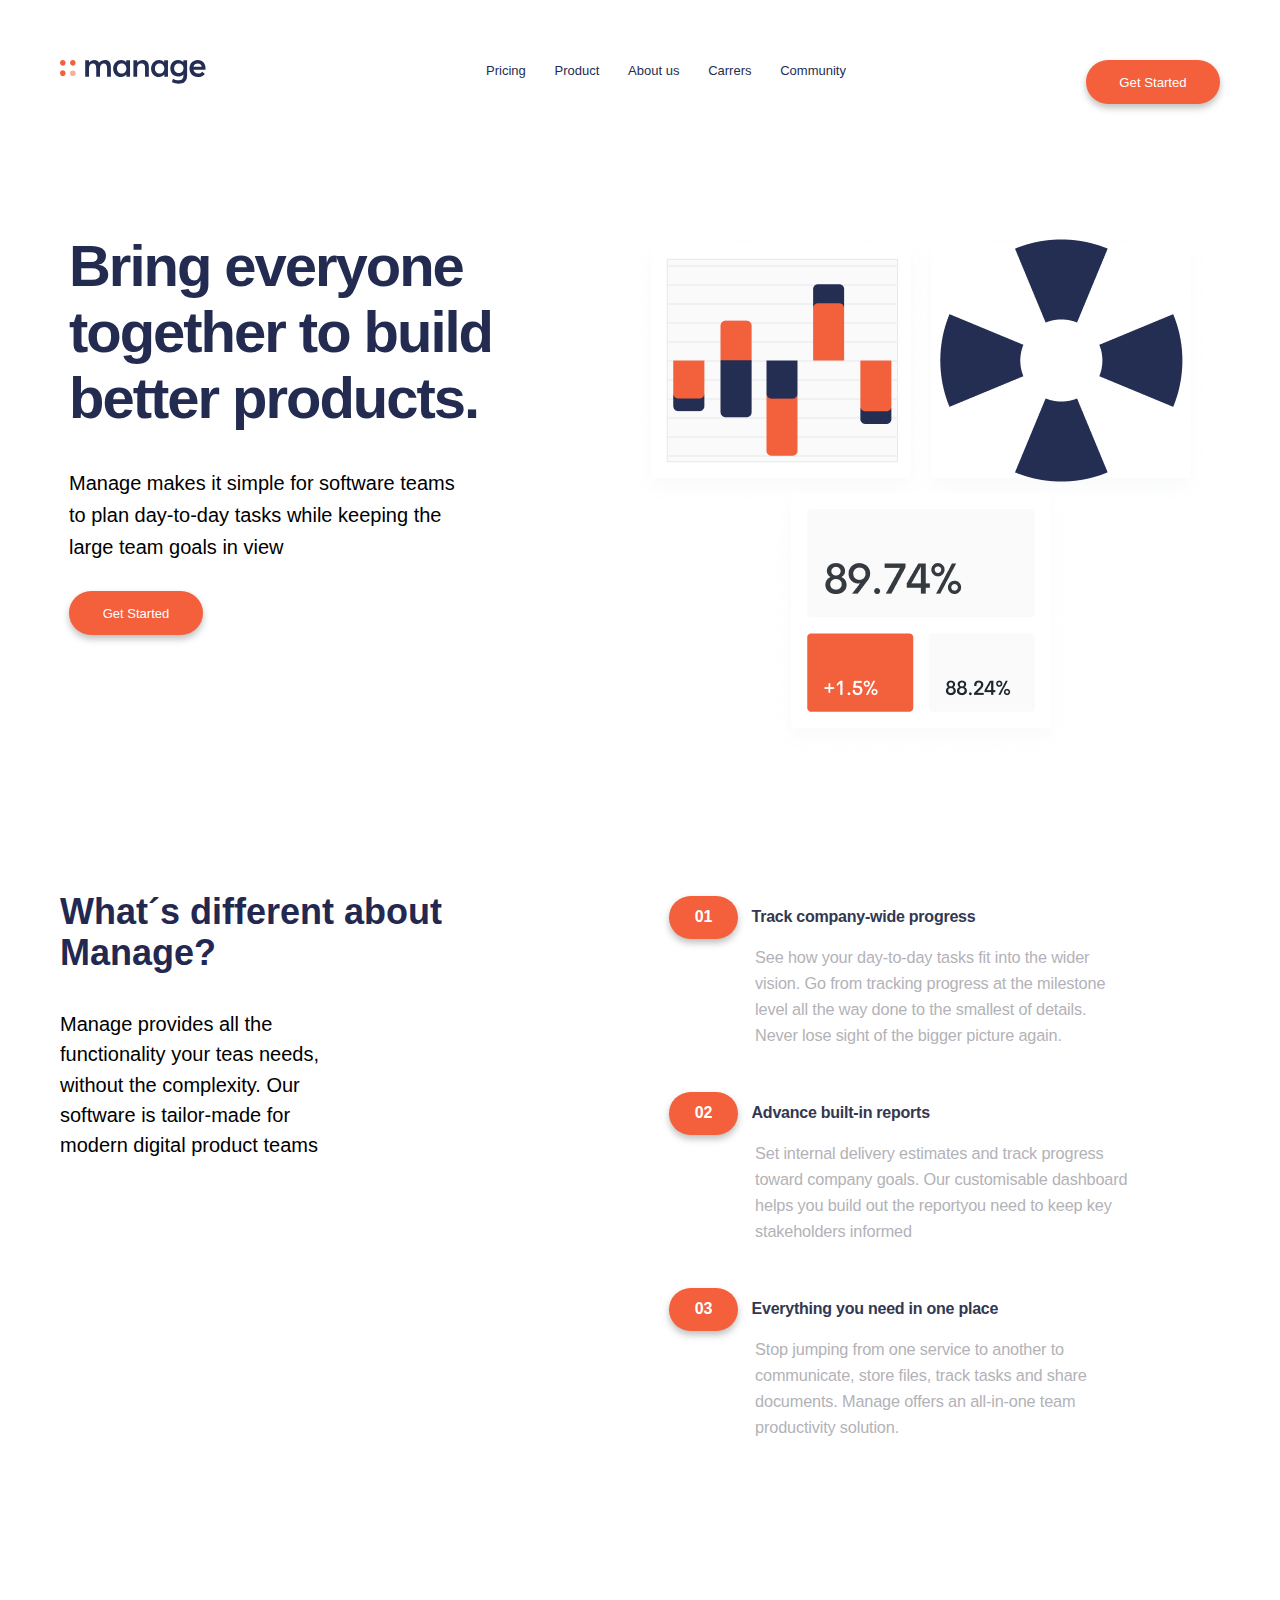
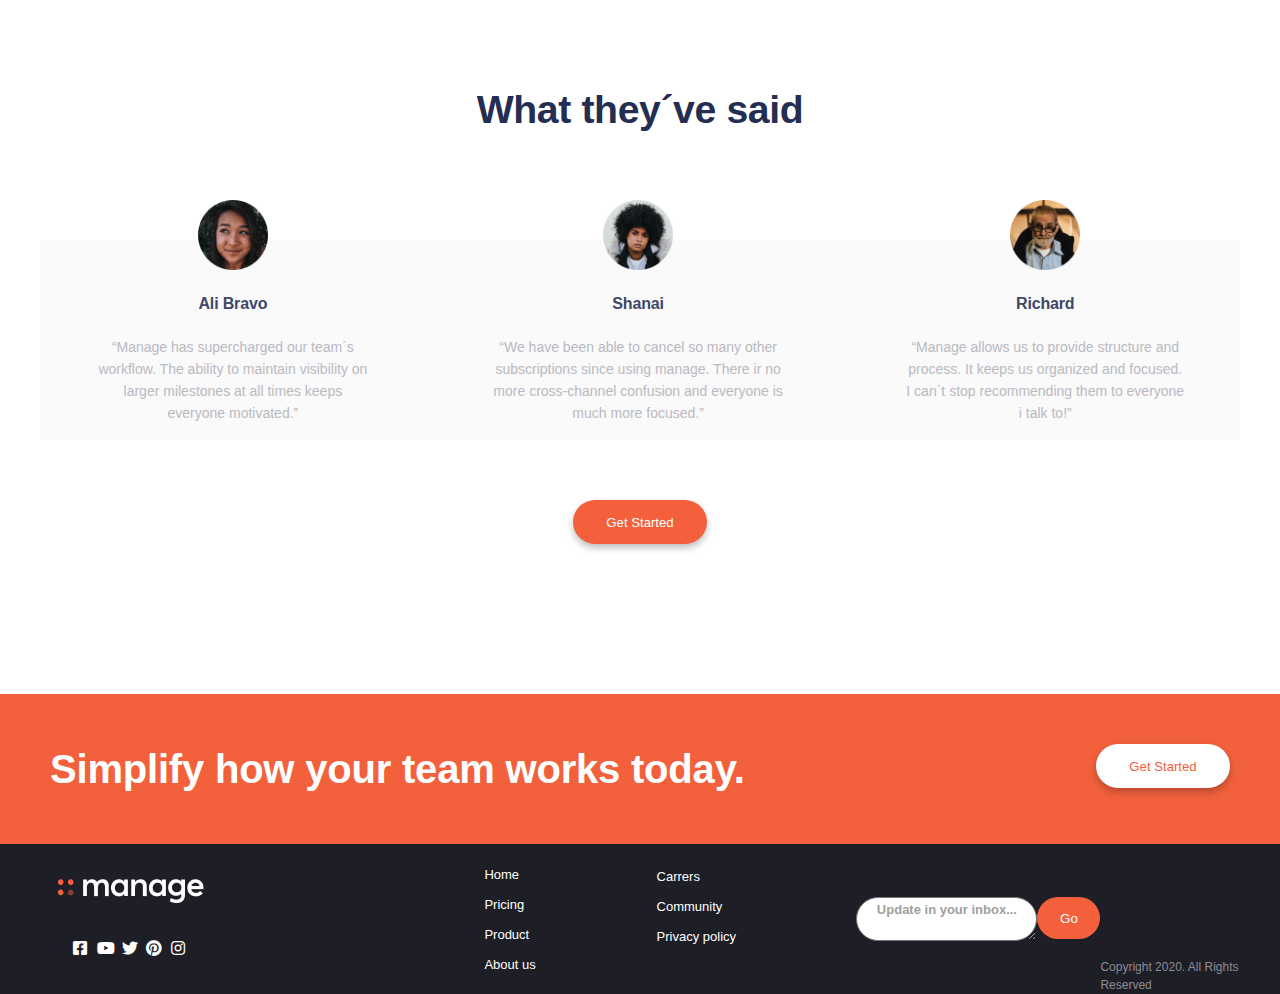
<file: index.html>
<!DOCTYPE html>
<html lang="en">
    
<!-- HEAD -->
<head>
                                        <!-- ETIQUETAS META -->
    <meta charset="UTF-8">
    <meta http-equiv="X-UA-Compatible" content="IE=edge">
    <meta name="viewport" content="width=device-width, initial-scale=1.0">
                                        <!-- CSS -->
    <link href="css/style.css" rel="stylesheet">
                                        <!-- ICONOS -->
    <link rel="stylesheet" href="https://use.fontawesome.com/releases/v5.8.1/css/all.css">
                                        <!-- FAVICON -->
    <link href="imagenes/img-title.ico" rel="icon">
    <title>manage</title>
</head>

<!-- BODY -->
<body>
                                        <!-- COMIENZO DEL HEADER -->
    <header>
        <div class="svg-div">
            <svg xmlns="http://www.w3.org/2000/svg" width="146" height="24"><g fill="none" fill-rule="evenodd"><path fill="#242D52" fill-rule="nonzero" d="M40.014 16.809V8.553c0-1.577.366-2.82 1.098-3.73.733-.91 1.65-1.365 2.75-1.365 2.158 0 3.237 1.577 3.237 4.731v8.62h3.782v-9.58c0-2.415-.5-4.22-1.503-5.417C48.376.615 46.945.017 45.084.017c-1.222 0-2.34.234-3.352.703a6.833 6.833 0 00-2.56 2.043h-.066C38.126.932 36.486.017 34.184.017c-.969 0-1.902.217-2.799.653a6.976 6.976 0 00-2.353 1.878h-.05V.265H25.2v16.527h3.782V8.553c0-1.577.372-2.82 1.115-3.73.743-.91 1.693-1.365 2.849-1.365 2.19 0 3.286 1.577 3.286 4.731v8.62h3.782zm21.101.248c2.246 0 3.997-.827 5.252-2.482h.05v2.217h3.616V.265h-3.782V2.25h-.066C64.93.761 63.23.017 61.082.017a7.76 7.76 0 00-5.681 2.415c-.705.75-1.26 1.66-1.668 2.73a9.589 9.589 0 00-.611 3.44c0 1.258.203 2.416.61 3.475.408 1.059.964 1.952 1.669 2.68a7.348 7.348 0 002.535 1.696 8.325 8.325 0 003.18.604zm.595-3.441c-1.399 0-2.538-.466-3.419-1.398-.88-.932-1.321-2.132-1.321-3.599 0-1.555.454-2.804 1.362-3.747.909-.943 2.04-1.414 3.394-1.414 1.343 0 2.458.493 3.345 1.48.886.988 1.33 2.215 1.33 3.681 0 1.467-.455 2.667-1.363 3.599-.909.932-2.018 1.398-3.328 1.398zm27.112 3.193V7.064c0-2.393-.536-4.166-1.61-5.319C86.14.593 84.655.017 82.762.017a7.373 7.373 0 00-3.056.645 6.958 6.958 0 00-2.477 1.87h-.05V.264h-3.782v16.527h3.782V8.487c0-1.588.388-2.823 1.164-3.706.777-.882 1.814-1.323 3.113-1.323.595 0 1.104.077 1.528.231.424.155.796.406 1.115.753.32.348.556.819.71 1.415.154.595.231 1.323.231 2.183v8.769h3.782zm10.218.248c2.246 0 3.996-.827 5.252-2.482h.05v2.217h3.616V.265h-3.782V2.25h-.066C102.855.761 101.154.017 99.007.017a7.76 7.76 0 00-5.682 2.415c-.704.75-1.26 1.66-1.668 2.73a9.589 9.589 0 00-.61 3.44c0 1.258.203 2.416.61 3.475.408 1.059.964 1.952 1.668 2.68a7.348 7.348 0 002.536 1.696 8.325 8.325 0 003.179.604zm.594-3.441c-1.398 0-2.538-.466-3.418-1.398-.881-.932-1.322-2.132-1.322-3.599 0-1.555.455-2.804 1.363-3.747.908-.943 2.04-1.414 3.394-1.414 1.343 0 2.458.493 3.344 1.48.886.988 1.33 2.215 1.33 3.681 0 1.467-.455 2.667-1.363 3.599-.908.932-2.018 1.398-3.328 1.398zm19.07 10.125c1.2 0 2.274-.14 3.22-.422.947-.281 1.743-.673 2.387-1.175a6.385 6.385 0 001.602-1.844 8.14 8.14 0 00.916-2.383c.188-.86.281-1.803.281-2.829V.265h-3.782v1.737h-.066a7.059 7.059 0 00-2.353-1.49A7.62 7.62 0 00118.142 0c-1.508 0-2.862.358-4.062 1.075-1.2.717-2.134 1.713-2.8 2.987-.666 1.273-.999 2.705-.999 4.293 0 1.61.35 3.038 1.049 4.285.699 1.246 1.66 2.203 2.882 2.87 1.222.667 2.598 1.001 4.129 1.001 2.047 0 3.716-.673 5.004-2.018h.066v1.753c0 1.17-.43 2.14-1.288 2.912-.86.772-2.07 1.158-3.634 1.158-1.068 0-2.006-.132-2.816-.397-.809-.265-1.742-.678-2.799-1.24l-.892 3.341c.925.552 1.966.976 3.122 1.274 1.156.298 2.356.447 3.6.447zm.132-10.72c-1.365 0-2.491-.434-3.377-1.3-.887-.865-1.33-2.026-1.33-3.482 0-1.4.435-2.542 1.305-3.425.87-.882 2.004-1.323 3.402-1.323 1.332 0 2.442.435 3.328 1.307.886.871 1.33 2.002 1.33 3.391 0 1.401-.433 2.556-1.297 3.466-.864.91-1.985 1.365-3.361 1.365zm19.086 4.036c1.542 0 2.899-.281 4.071-.844 1.173-.562 2.133-1.323 2.882-2.283l-2.642-2.266c-1.035 1.301-2.406 1.952-4.113 1.952-1.21 0-2.237-.337-3.08-1.01-.842-.672-1.384-1.593-1.627-2.762h12.024c.066-.397.099-.9.099-1.506 0-1.599-.325-3.027-.975-4.285a7.198 7.198 0 00-2.807-2.961c-1.222-.717-2.632-1.075-4.228-1.075a8.191 8.191 0 00-3.188.62c-.99.414-1.844.99-2.56 1.729-.715.739-1.277 1.638-1.684 2.696-.407 1.06-.611 2.212-.611 3.458 0 1.688.369 3.185 1.106 4.492.738 1.307 1.746 2.308 3.023 3.003 1.277.695 2.714 1.042 4.31 1.042zm3.815-10.274h-8.257c.264-1.059.776-1.878 1.535-2.457.76-.579 1.663-.868 2.709-.868 1.057 0 1.93.298 2.618.893.688.596 1.153 1.406 1.395 2.432z"/><g fill="#F3603C"><path d="M2.786 10.286c1.538 0 2.785 1.279 2.785 2.857C5.571 14.72 4.324 16 2.786 16 1.247 16 0 14.72 0 13.143c0-1.578 1.247-2.857 2.786-2.857zM2.786 0C4.324 0 5.57 1.28 5.57 2.857c0 1.578-1.247 2.857-2.785 2.857C1.247 5.714 0 4.435 0 2.857 0 1.28 1.247 0 2.786 0zm10.028 0C14.353 0 15.6 1.28 15.6 2.857c0 1.578-1.247 2.857-2.786 2.857-1.538 0-2.785-1.279-2.785-2.857C10.029 1.28 11.276 0 12.814 0z"/><ellipse cx="12.814" cy="13.257" opacity=".5" rx="2.786" ry="2.857"/></g></g></svg>
        </div>

        <nav>
            <ul>
                <li> <a href="#">Pricing</a> </li>
                <li> <a href="#">Product</a> </li>
                <li> <a href="#">About us</a> </li>
                <li><a href="#">Carrers</a> </li>
                <li><a href="#">Community</a> </li>
            </ul>
        </nav>

        <div>
            <button>Get Started </button>
        </div>

        <div class="menu-hamburguesa">
            <div class="componente"></div>
            <div class="componente"></div>
            <div class="componente"></div>
        </div>
    </header>
                                        <!-- FIN DEL HEADER -->
                                        <!-- COMIENZO DEL MAIN -->
    <main>
        <!-- SECCION "HOME" -->
        <section class="contenedor-frase">
            <article class="contenedor-texto">
                <h3 class="frase-Home">Bring everyone together to build better products.</h3>
                <p class="p-home">Manage makes it simple for software teams <br> to plan day-to-day tasks while keeping the <br> large team goals in view</p>
                <button class="buttonHome">Get Started</button>
            </article>

            <article class="contenedorImg">
                <img class="img-responsive" src="imagenes/Ilustracion.png">
            </article>
        </section>

        <!-- SECCION "SOBRE NOSOTROS" -->
        <section class="seccion-informacion">
            <article class="seccion-informacion2">
                <h4>What´s different about Manage?</h4>
                <p class="P-informacion">Manage provides all the functionality your teas needs, without the complexity. Our software is tailor-made for modern digital product teams</p>
            </article>

            <article class="seccion-informacion3">
                <ol>
                    <li class="li-margin" >
                        <div class="contenedor-numero">
                            <span class="numero-lista">01</span> 
                        </div>
                        
                        <span class="titulo-lista">Track company-wide progress</span>

                        <p  class="parrafo-lista">See how your day-to-day tasks fit into the wider vision. Go from tracking progress at the milestone level all the way done to the smallest of details. Never lose sight of the bigger picture again.</p>

                    </li>
                    <li class="li-margin">
                        <div class="contenedor-numero">
                            <span class="numero-lista">02</span>
                        </div>
                        
                        <span class="titulo-lista">Advance built-in reports</span>
                        
                        <p class="parrafo-lista">Set internal delivery estimates and track progress toward company goals. Our customisable dashboard helps you build out the reportyou need to keep key stakeholders informed</p>
                    </li>
                    <li class="li-margin">
                        <div class="contenedor-numero">
                            <span class="numero-lista">03</span>
                        </div>
                        
                        <span class="titulo-lista">Everything you need in one place</span>
                        
                        <p  class="parrafo-lista">Stop jumping from one service to another to communicate, store files, track tasks and share documents. Manage offers an all-in-one team productivity solution.
                        </p>
                    </li>
                </ol>
            </article>
        </section>
        <!-- SECCION "TESTIMONIOS" -->
       
        <div class="h4-testimonios">
            <h4>What they´ve said</h4>
        </div>
        
        <section class="seccion-testimonios">
            <article>
                <img src="imagenes/avatar-ali.png" alt="Foto de perfil de Ali" >
                <h6>Ali Bravo</h6>
                <p>“Manage has supercharged our team´s workflow. The ability to maintain visibility on larger milestones at all times keeps everyone motivated.”</p>
            </article>

            <article>
                <img  class="testimonios-d-none" src="imagenes/avatar-shanai.png" alt="Foto de perfil de Shanai">
                <h6 class="testimonios-d-none">Shanai</h6>
                <p class="testimonios-d-none">“We have been able to cancel so many other subscriptions since using manage. There ir no more cross-channel confusion and everyone is much more focused.”</p>
            </article>

            <article>
                <img  class="testimonios-d-none"  src="imagenes/avatar-richard.png" alt="Foto de perfil de Richard">
                <h6 class="testimonios-d-none">Richard</h6>
                <p class="testimonios-d-none">“Manage allows us to provide structure and process. It keeps us organized and focused. I can´t stop recommending them to everyone i talk to!”</p>
            </article>
        </section>

        <div class="button-testimonios">
            <button>Get Started</button>
        </div>

        <!-- SECCION "FRASE" -->
        <section class="seccion-frase">
            <h3>Simplify how your team works today.</h3>
            <button>Get Started</button>
        </section>
    </main>
                                        <!-- FIN DEL MAIN -->
                                        <!-- COMIENZO DEL FOOTER -->
    <footer>
        <article class="contenedor-uno">
            <img src="imagenes/logo-footer.png" alt="logo manage"> 
            <div class="container-fab">
                <i class="fab fa-facebook-square"></i>
                <i class="fab fa-youtube"></i>
                <i class="fab fa-twitter"></i>
                <i class="fab fa-pinterest"></i>
                <i class="fab fa-instagram"></i> 
            </div>
        </article> 
        <article class="contenedor-dos">  
            <ul>
                <li> <a href="#">Home</a> </li>
                <li> <a href="#">Pricing</a> </li>
                <li> <a href="#">Product</a> </li>
                <li> <a href="#">About us</a> </li>
                
            </ul>
            <ul>
                <li> <a href="#">Carrers</a> </li>
                <li> <a href="#">Community</a> </li>
                <li> <a href="#"> Privacy policy</a> </li>
            </ul>
        </article>
        <article class="contenedor-tres">
            <form method="post" action="">
                <label for="comentario"></label>
                <textarea name="comentario" id="comentario">Update in your inbox...</textarea>
                <button type="submit">Go</button>
            </form>
        </article>

            <span> Copyright 2020. All Rights Reserved</span>

    </footer>
                                        <!-- FIN DEL FOOTER -->
</body>
</html>
</file>
<file: css/style.css>
*{
    box-sizing: border-box;
    margin: 0px;
}

/* FONTS */
@import url('https://fonts.googleapis.com/css2?family=Be+Vietnam+Pro&display=swap');

body{
    font-family: 'Be Vietnam Pro', sans-serif;
    flex-wrap: wrap;
}

/* HEADER */
header{
    display: flex;
    flex-direction: row;
    justify-content: space-between;
    padding: 60px;
}

header nav{
    width: 400px;
}

/* menu del header */
header nav ul {
    display: flex;
    justify-content: space-between;
    list-style-type: none;
}

header nav ul li a{
    text-decoration: none;
    color: #242E52;
    font-weight: 500;
    font-size: 13px;
    line-height: 176.1%;

    
}
/* boton del header */

header div button{
    box-shadow: 0px 4px 7px rgba(0, 0, 0, 0.25);
    border-radius: 50px;
    border-style: none;
    background-color: #F3603B;
    color: #FFFFFF;
    cursor: pointer;
    font-size: 13.1806px;
    height: 44px;
    left: 1140.54px;
    line-height: 19px;
    top: 65px;
    width: 134px;
}
/* MAIN */
/* SECCION HOME */
.contenedor-frase{
    display: flex;
    padding: 69px;
    justify-content: space-between;
}

.contenedor-texto{
    display: flex;
    flex-direction: column;
    align-items: flex-start;
    width: 450px;
}

.frase-Home{
    color: #232C50;
    font-weight: bold;
    font-size: 58px;
    line-height: 66px;
    font-weight: bold;
    letter-spacing: -0.035em;
    width: 450px;
}
.p-home{
    color: black;
    font-weight: 500;
    font-size: 20px;
    line-height: 160%;
    margin-top: 36px;
}
.buttonHome{
    align-self: flex-start;
    box-shadow: 0px 4px 7px rgba(0, 0, 0, 0.25);
    border-radius: 50px;
    border-style: none;
    background-color: #F3603B;
    color: #FFFFFF;
    cursor: pointer;
    font-size: 13px;
    height: 44px; 
    margin-top: 28px;
    line-height: 19px;
    width: 134px;
}
   
   

.imgHome{
    width: 580px;
    height: 525px;
    margin-top: -80px;
}

/* SECCION SOBRE NOSOTROS */
.seccion-informacion{
    display: flex;
    flex-direction: row;
    padding: 60px;
}

section article h4{
    color: #232851;
    font-weight: bold;
    font-size: 36px;
    line-height: 114.6%;
    margin-right: 80px;
}

.P-informacion{
    font-weight: 500;
    font-size: 20px;
    line-height: 151.1%;
    margin-top: 36px;
    padding-right: 270px;
    
}
 ol{
     list-style-type: none;
 }

article ol li div.contenedor-numero{
    box-shadow: 0px 4px 7px rgba(0, 0, 0, 0.25);
    border-radius: 50px;
    border-style: none;
    background-color: #F3603B;
    display:inline-block;
    text-align: center;
    width: 69px;
    height: 43px;
    text-align: center;
    padding: 9px;
    margin-right: 9px;
}

.numero-lista{
    color: #FFFFFF;
    font-weight: bold;
    font-size: 16px;
    line-height: 23px;
}


.titulo-lista{
    color: #323851;
    font-weight: bold;
    font-size: 16px;
    line-height: 23px;
    letter-spacing: -0.015em;
    margin-top: 5px;
}

.parrafo-lista{
    margin: 0px 87px 0px 86px;
}

.li-margin{
    margin: 5px 0px 44px 0px;
}

section.seccion-informacion article:nth-child(2) p{
    color: #B3B2B7;
    font-weight: 500;
    font-size: 16.2984px;
    line-height: 26px;
    letter-spacing: -0.01em;
    margin-top: 5px;
}


/*SECCION TESTIMONIOS  */
.h4-testimonios{
    display: flex;
    justify-content: center;
    margin: 135px 0px 100px 0px;
    }

div.h4-testimonios h4{
    color: #242E53;
    font-weight: bold;
    font-size: 39.2143px;
    line-height: 156.6%;
    letter-spacing: -0.01em;
}

.seccion-testimonios{
    display: flex;
    margin: 60px 40px 0px 40px;
    height: 200px;
}

section.seccion-testimonios article{
    background: #FAFAFA;
    display: flex;
    flex-direction: column;
    align-items: center;
    position: relative;
    padding: 0px 55px;
}

section.seccion-testimonios article img {
    width: 70px;
    height: 70px;
    position: absolute;
    bottom: 170px;


}

section.seccion-testimonios article h6{
    color: #3F4868;
    font-weight: bold;
    font-size: 16px;
    line-height: 156%;
    letter-spacing: -0.01em;
    margin-top: 52px;
}
section.seccion-testimonios article p{ 
    color: #B9B9C1;
    font-weight: 400;
    font-size: 14px;
    line-height: 156%;
    margin-top: 20px;
    text-align: center;
}

.button-testimonios{
    display: flex;
    justify-content:center;
    margin-top: 60px;
}

div.button-testimonios button{
    box-shadow: 0px 4px 7px rgba(0, 0, 0, 0.25);
    border-radius: 50px;
    border-style: none;
    background-color: #F3603B;
    color: #FFFFFF;
    cursor: pointer;
    font-size: 13.1806px;
    height: 44px;
    line-height: 19px;
    top: 65px;
    width: 134px;
}


/* SECCIION FRASE */
.seccion-frase{
    background-color: #F3613C;
    display: flex;
    justify-content: space-between;
    padding: 50px;
    margin-top: 150px;
}

section.seccion-frase h3{
     color: #FFFFFF;
     font-weight: bold;
     font-size: 40px;
     line-height: 50px;
     letter-spacing: -0.005em;
    }

section.seccion-frase button{
    background: #FFFFFF;
    color:  #F3603B;;
    box-shadow: 0px 4px 8px rgba(0, 0, 0, 0.25);
    border-radius: 50px;
    border-style: none;
    cursor: pointer;
    font-weight: 500;
    font-size: 13.1806px;
    line-height: 19px;
    width: 134px;
    height: 44px;
}


/* SECCION FOOTER */

footer {
    background: #1E1E26;
    display: flex;
    justify-content: space-between;
    padding: 0px 30px 0px 30px;
    height: 150px;
}

footer article.contenedor-uno{
    display: flex;
    width: 189px;
    justify-content: space-evenly;
    flex-direction: column;
}

footer article.contenedor-uno img{
    width: fit-content;
    margin-left: 27px;
}

footer article.contenedor-uno div{
    margin-left: 43px;
}

i{
    color: #FFFFFF;
    height: 20px;
    width: 20px;
}

footer article.contenedor-dos{
    width: 480px;
    margin-left: 200px;
    display: flex;
    justify-content: space-around;
    align-items: center;
    line-height: 30px;
}

footer article.contenedor-dos ul{
    display: flex;
    flex-direction: column;
    list-style-type: none;
}

footer article.contenedor-dos ul:nth-child(2){
    margin-bottom: 27px;
}

footer ul li a{
    text-decoration: none;
    color: #FFFFFF;
    font-weight: 500;
    font-size: 13px;
    line-height: 176.1%;
    }



 /* formulario del footer */

article.contenedor-tres{
    padding-left: 80px;
    display: flex;
    align-items: center;
}

article.contenedor-tres form { 
    display: flex;
    flex-direction: row;
}

form textarea{
    background: #FFFFFF;
    border-radius: 50px;
    color: #A0A0A0;
    font-family: 'Be Vietnam Pro', sans-serif;
    font-style: normal;
    font-weight: 600;
    font-size: 13px;
    line-height: 19px;
    text-align: center;
}
 form button {
    background: #F3603B;
    border-radius: 50px;
    border: none;
    color: #FFFFFF;
    cursor: pointer;
    width: 63px;
    height: 42px;
    left: 209.91px;
    top: 3.26px;
}

footer span{
    color: #8C8C94;
    font-weight: 500;
    font-size: 12px;
    line-height: 18px;
    justify-content:flex-end;
    align-self: flex-end;
}


/* RESPONSIVE */
@media(max-width:375px) {
    body:-webkit-scrollbar {
        width: 0;
        overflow-x: hidden;
    }
    
     /* *{
        border: 1px solid red;
    } */
    
    
    /* HEADER */
    header{
        
        display: flex;
        justify-content: space-evenly;
        align-items: baseline;
        padding: 0px;
        margin-top: 48px;
    }

    .svg-div{
        padding: 0px 18px;
    }
    
    header nav ul{
        display: none;
    }

    header div button{
        display: none;
    }

    .menu-hamburguesa{
        /* width: 130px; */
        height: max-content;
    }
    
    .componente{
        width: 27px;
        height: 5px;
        background-color: #232C50;
        margin: 4px;
    }

 /* MAIN */
 /* SECCION HOME*/



    .contenedor-frase{
        display: flex;
        padding: 0px;
        justify-content: space-around;
        flex-direction: column-reverse;
        margin-top: 53px;
        margin-left: 71px;

    } 
    
    .img-responsive{
        width: 243px;
    }

    .frase-Home{
        font-size: 36px;
        text-align: -webkit-center;
        width: 330px;
        line-height: 45px;
    }

    .contenedor-texto{
        display: flex;
        flex-direction: column;
        align-items: center;
        width: 180px;
        margin-left: 31px;
    }

    .p-home{
        color:#B3B2B7;
        width: 340px;
        padding: 20px 0px;
        text-align: center;
        font-weight: bold;
        font-size: 16px;
    }

    .buttonHome{
        align-self: center;
    }

    /* seccion sobre nosotros */

    .seccion-informacion{
        display: flex;
        flex-direction: column;
        margin-top: 159px;
        padding: 7px;
    }

    .seccion-informacion2{
        display: flex;
        flex-direction: column;
        width: 367px
        
    }
    section.seccion-informacion article.seccion-informacion2 h4{
        margin: 0px;
        text-align: center;
    }
    
    .seccion-informacion3{
        margin-top: 80px;
    }

    section.seccion-informacion article.seccion-informacion3 ol{
        padding: 15px;
    }


    .P-informacion{
        display: inline-block;
        margin-top: 36px;
        padding-right: 7px;
        text-align: center;
        /* margin-right: 46px; */
        font-weight: bold;
        color:#B3B2B7;
        font-size: 16px;
    }

    .parrafo-lista{
        width: 361px;
        margin: 0px;
        text-align: center;
        margin-top: 10px;
    }   
    
    /* SECCION TESTIMONIOS */

    .testimonios-d-none{
        display: none;
    }

    .seccion-testimonios{
        display: flex;
        flex-direction: column;
    }

    section.seccion-testimonios article img {
        bottom: 170px;
    }

    .li-margin{
        margin: -15px;
        margin-top: 20px;
    }

    
    /* SECCION FRASE */
    
    .seccion-frase{
        display: flex;
        flex-direction: column;
        align-items: center;

    }

    section.seccion-frase h3{
        text-align: center;
    }

    section.seccion-frase button{
        margin-top: 30px;
    }


 /* FOOTER */
    footer{
        display: flex;
        flex-direction: column-reverse;
        justify-content: space-between;
        align-items: center;
        height: 500px;
    }

    footer article.contenedor-uno{
        display: flex;
        flex-direction: column-reverse;
        width: 240px;
    }

    footer article.contenedor-uno img{
        margin-left: 39px;
    }

    footer article.contenedor-uno div{
        margin-left: -35px;
        margin-bottom: 20px;
    }

    .container-fab{
        display: flex;
        justify-content: space-between;
        margin: 10px -38px;
    }

    footer article.contenedor-dos{
        width: 230px;
        margin-left: -7px;
        display: flex;
        align-items: center;
        line-height: 30px;
    }
    footer span{
        order: -1;
        width: 246px;
    }

    form{
        margin-top: 30px;
        margin-right: 60px;
    }
}

@media(min-width:400px){
    .menu-hamburguesa{
        display: none;
    }
}
</file>
